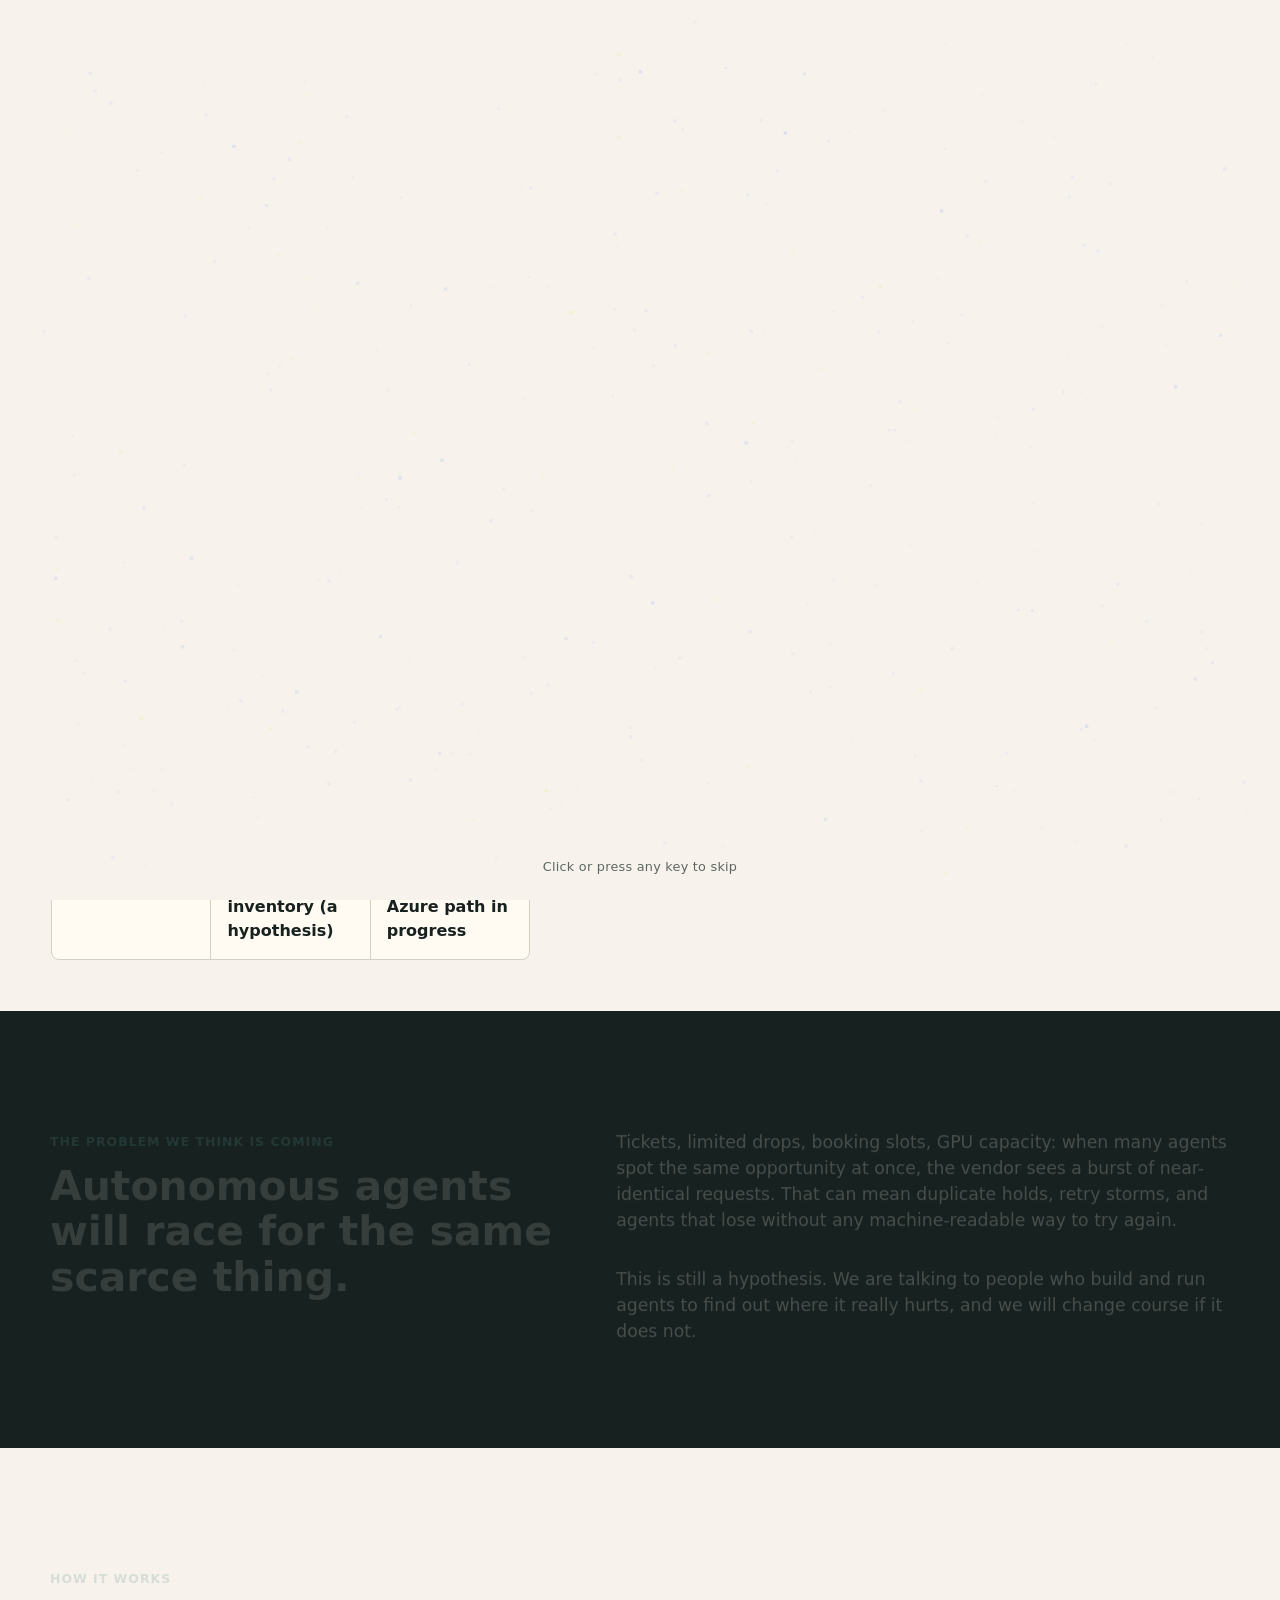
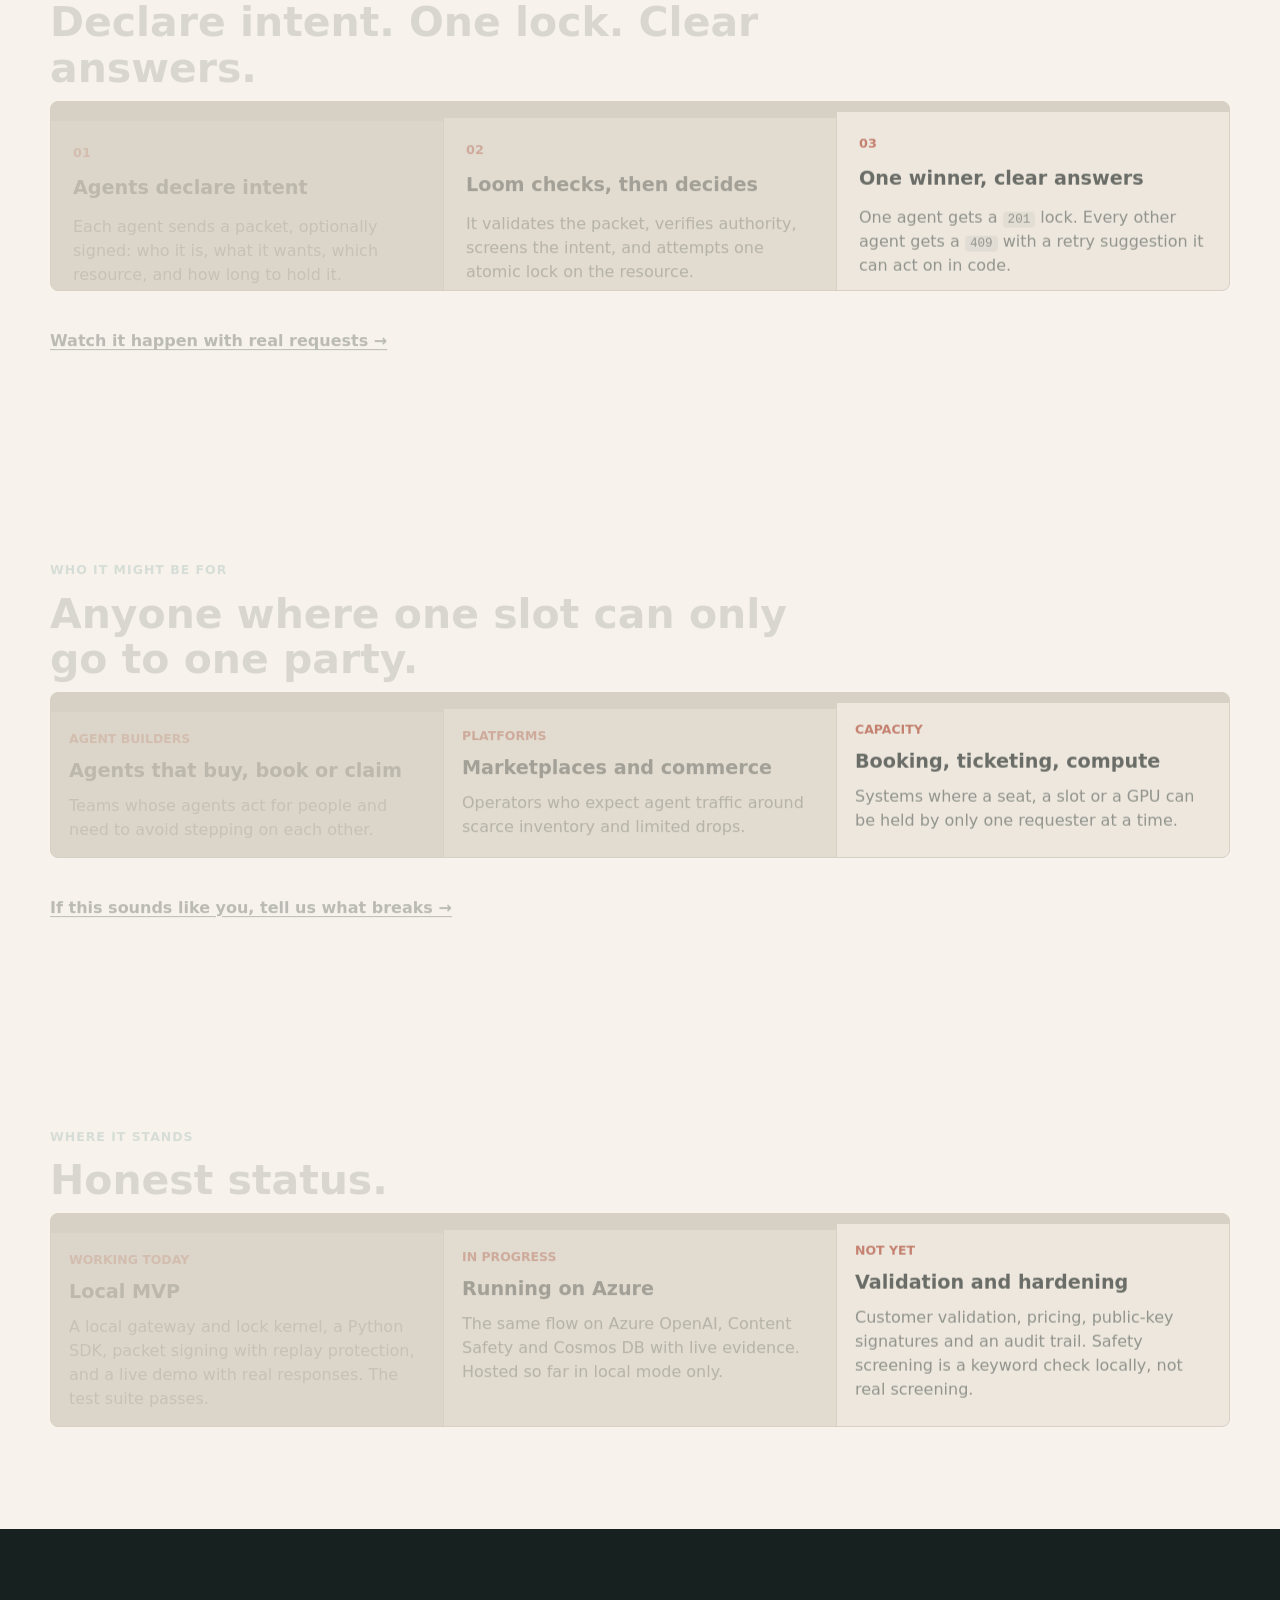
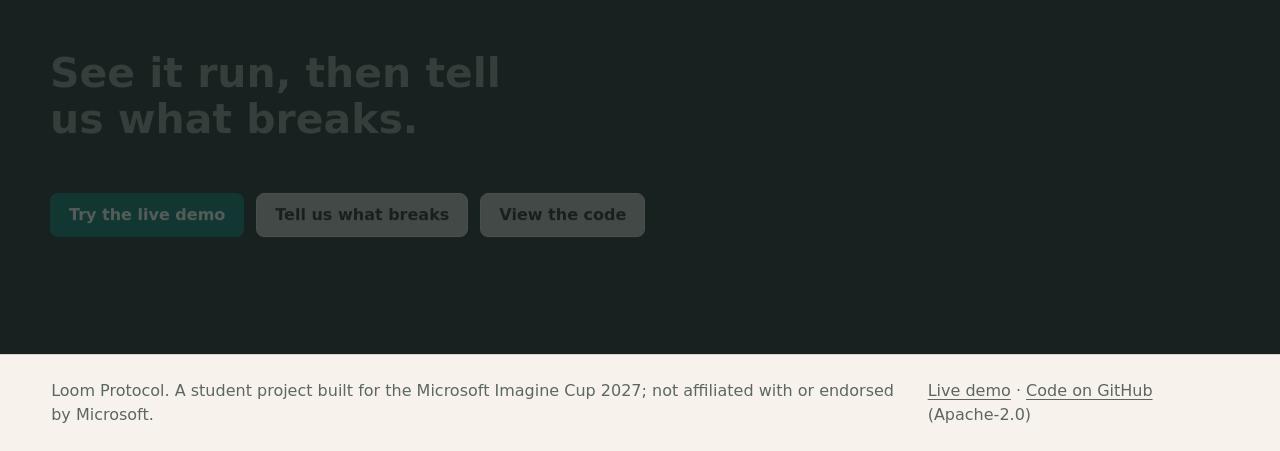
<file: index.html>
<!doctype html>
<html lang="en">
  <head>
    <meta charset="utf-8">
    <meta name="viewport" content="width=device-width, initial-scale=1">
    <meta http-equiv="refresh" content="0; url=website/">
    <title>Loom Protocol</title>
    <link rel="canonical" href="website/">
    <style>
      body {
        display: grid;
        min-height: 100vh;
        place-items: center;
        margin: 0;
        background: #f7f3ec;
        color: #17211f;
        font-family: Inter, ui-sans-serif, system-ui, -apple-system, BlinkMacSystemFont, "Segoe UI", sans-serif;
      }

      a {
        color: #0b766f;
        font-weight: 800;
      }
    </style>
  </head>
  <body>
    <p>Opening <a href="website/">Loom Protocol</a>...</p>
  </body>
</html>
</file>
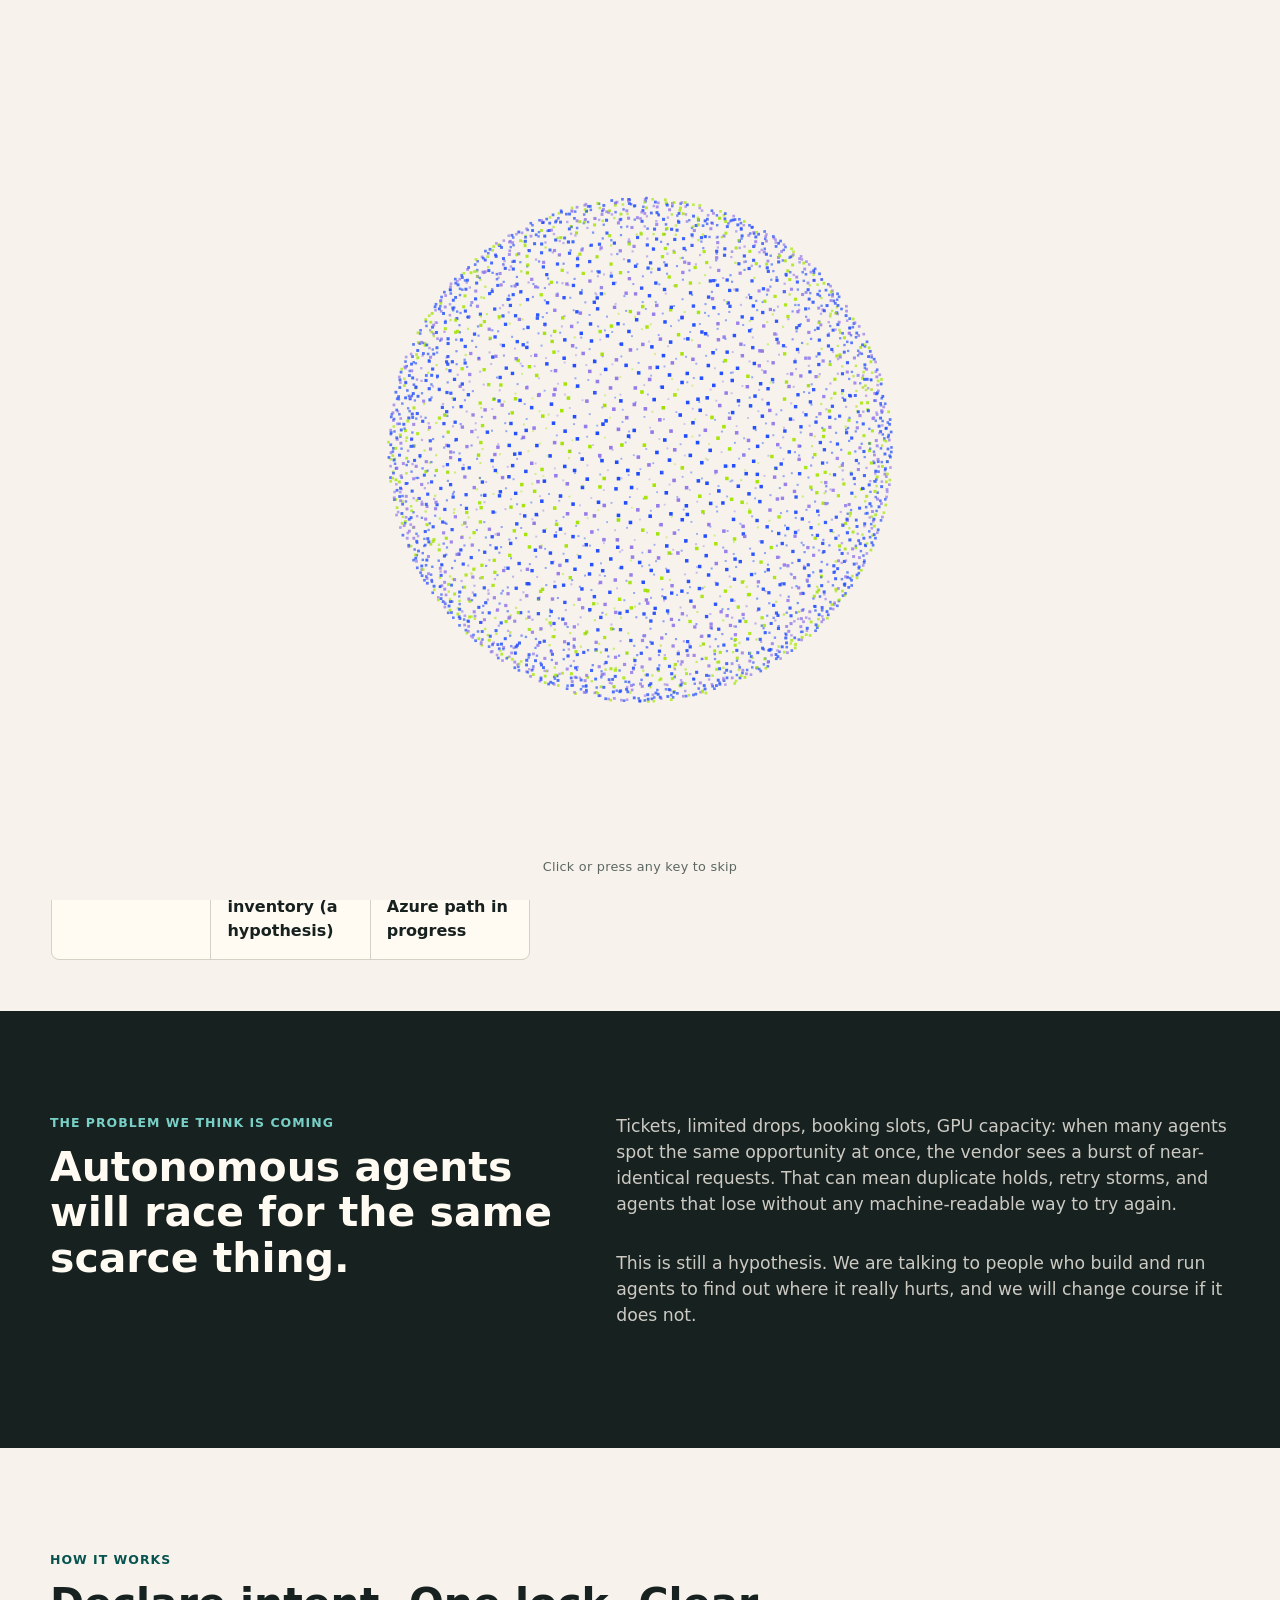
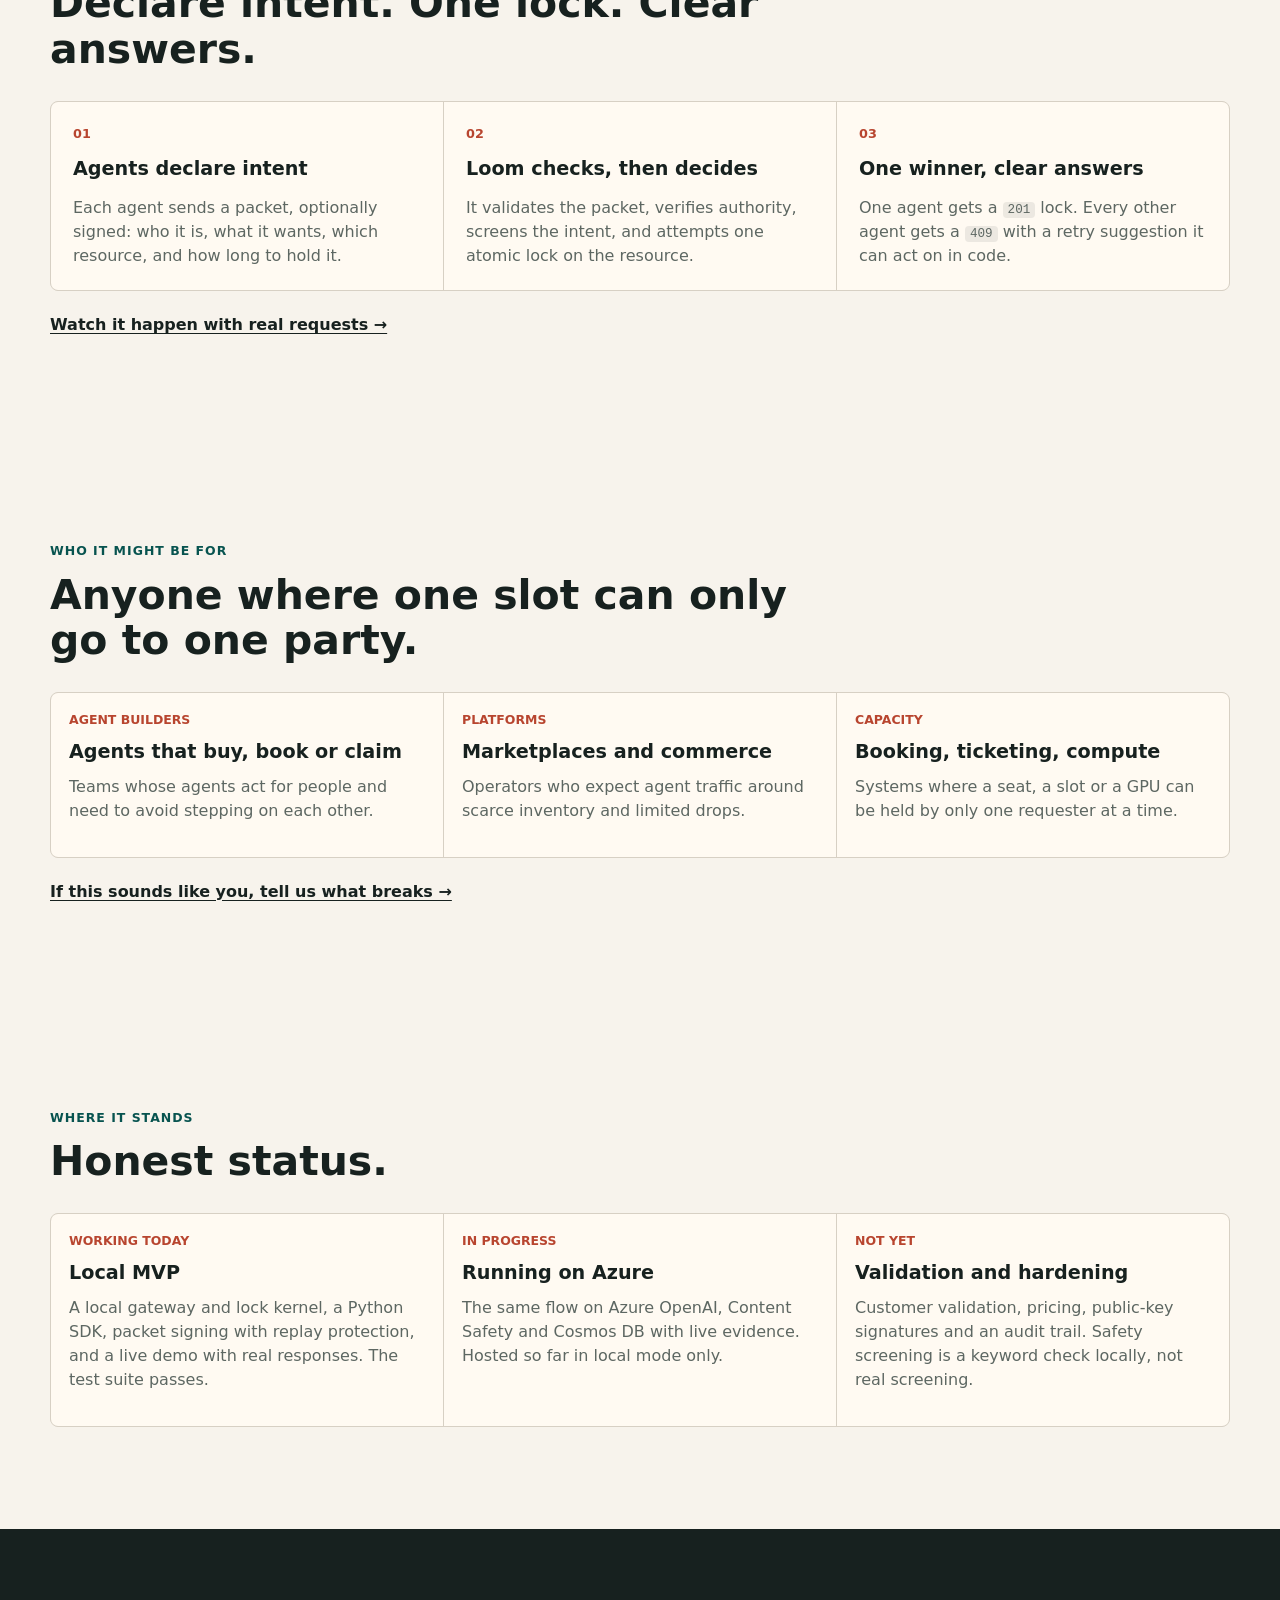
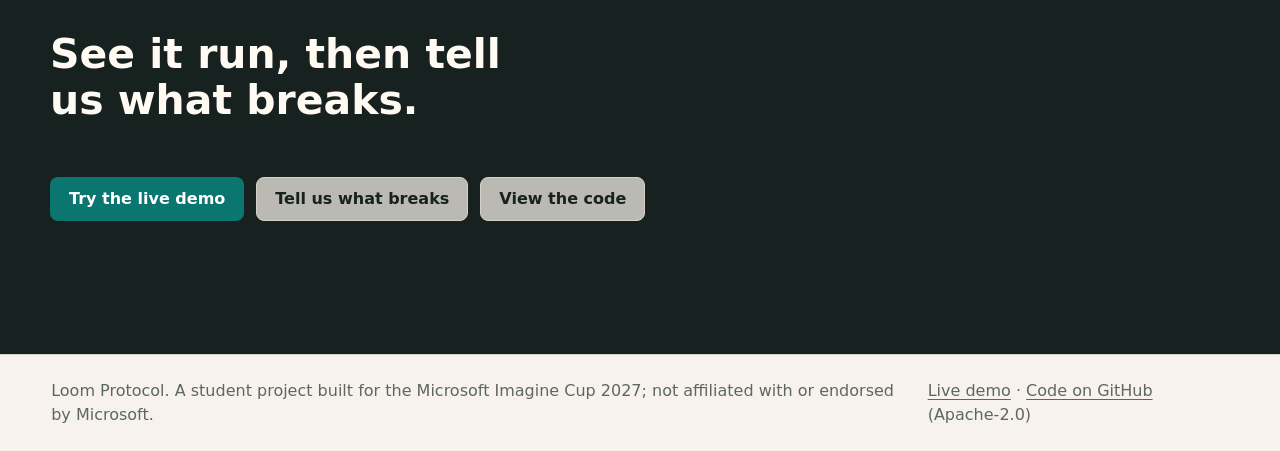
<file: website/index.html>
<!doctype html>
<html lang="en">
  <head>
    <meta charset="utf-8">
    <meta name="viewport" content="width=device-width, initial-scale=1">
    <title>Loom Protocol | Atomic reservations for AI agents</title>
    <meta
      name="description"
      content="When many AI agents want the same scarce thing, Loom decides who gets it: one atomic lock, structured retry guidance for everyone else."
    >
    <meta name="theme-color" content="#f7f3ec">
    <meta property="og:type" content="website">
    <meta property="og:site_name" content="Loom Protocol">
    <meta property="og:title" content="Loom Protocol | Atomic reservations for AI agents">
    <meta property="og:description" content="When many AI agents want the same scarce thing, Loom decides who gets it: one atomic lock, structured retry guidance for everyone else.">
    <meta property="og:image" content="https://raw.githubusercontent.com/naormeit/Loom-Protocol/main/website/assets/og-image.png">
    <meta property="og:image:alt" content="Loom Protocol: when many AI agents want the same thing, Loom decides who gets it.">
    <meta name="twitter:card" content="summary_large_image">
    <meta name="twitter:title" content="Loom Protocol | Atomic reservations for AI agents">
    <meta name="twitter:description" content="When many AI agents want the same scarce thing, Loom decides who gets it: one atomic lock, structured retry guidance for everyone else.">
    <meta name="twitter:image" content="https://raw.githubusercontent.com/naormeit/Loom-Protocol/main/website/assets/og-image.png">
    <link rel="icon" type="image/png" sizes="32x32" href="assets/favicon-32.png">
    <link rel="icon" type="image/png" sizes="192x192" href="assets/favicon-192.png">
    <link rel="apple-touch-icon" href="assets/apple-touch-icon.png">
    <link rel="stylesheet" href="styles.css">
  </head>
  <body id="top">
    <a class="skip-link" href="#main">Skip to content</a>
    <header class="topbar">
      <a class="brand" href="#top" aria-label="Loom Protocol home">
        <span class="brand-mark" aria-hidden="true">
          <img src="assets/loom-mark.png" alt="" width="56" height="56">
        </span>
        <span>Loom Protocol</span>
      </a>
      <nav aria-label="Main navigation">
        <a href="#problem">Problem</a>
        <a href="#how">How it works</a>
        <a href="#who">Who it's for</a>
        <a href="#status">Status</a>
        <a href="demo.html">Live demo</a>
      </nav>
    </header>

    <main id="main" tabindex="-1">
      <section class="hero landing-hero" aria-labelledby="hero-title">
        <div class="hero-copy">
          <p class="eyebrow" data-reveal>Microsoft Imagine Cup 2027 project</p>
          <h1 id="hero-title" data-reveal>When many AI agents want the same thing, Loom decides who gets it.</h1>
          <p class="lede" data-reveal>
            Loom is a pre-transaction coordination layer. Agents declare their intent first;
            Loom checks it, grants exactly one atomic lock, and tells every other agent how
            to retry. No duplicate holds, no retry storms.
          </p>
          <div class="hero-actions" aria-label="Primary actions" data-reveal>
            <a class="button primary" href="demo.html">Try the live demo</a>
            <a
              class="button secondary"
              href="https://github.com/naormeit/Loom-Protocol/issues/new?title=My%20agents%20hit%20this%20problem%3A%20&amp;body=%23%23%20What%20happened%0A%0A%23%23%20How%20do%20you%20handle%20it%20today%3F%0A%0A%23%23%20What%20does%20it%20cost%20you%3F%0A%0A%28Optional%29%20your%20role%20and%20what%20you%20build%3A%20"
              target="_blank"
              rel="noopener"
            >Tell us what breaks for you</a>
          </div>
          <dl class="signal-strip" aria-label="Current product signals" data-reveal>
            <div>
              <dt>Status</dt>
              <dd>Local MVP</dd>
            </div>
            <div>
              <dt>First use case</dt>
              <dd>Limited inventory (a hypothesis)</dd>
            </div>
            <div>
              <dt>Stack</dt>
              <dd>Python API; Azure path in progress</dd>
            </div>
          </dl>
        </div>

        <figure class="illustration" data-reveal>
          <svg viewBox="0 0 650 330" role="img" aria-labelledby="ill-title ill-desc">
            <title id="ill-title">Many agents send requests to Loom; one gets a lock and the rest are told to retry</title>
            <desc id="ill-desc">An illustration, not live data. Seven agents on the left send requests into Loom in the middle. On the right, one agent receives a 201 lock and six receive a 409 with retry guidance.</desc>
            <g class="ill-agents">
              <rect style="--i:0" x="30" y="24" width="26" height="26" rx="4" />
              <rect style="--i:1" x="30" y="64" width="26" height="26" rx="4" />
              <rect style="--i:2" x="30" y="104" width="26" height="26" rx="4" />
              <rect style="--i:3" x="30" y="144" width="26" height="26" rx="4" />
              <rect style="--i:4" x="30" y="184" width="26" height="26" rx="4" />
              <rect style="--i:5" x="30" y="224" width="26" height="26" rx="4" />
              <rect style="--i:6" x="30" y="264" width="26" height="26" rx="4" />
            </g>
            <g class="ill-flow">
              <path d="M60 37 C170 37 190 165 235 165" />
              <path d="M60 77 C170 77 190 165 235 165" />
              <path d="M60 117 C170 117 190 165 235 165" />
              <path d="M60 157 L235 165" />
              <path d="M60 197 L235 165" />
              <path d="M60 237 C170 237 190 165 235 165" />
              <path d="M60 277 C170 277 190 165 235 165" />
            </g>
            <rect class="ill-loom" x="235" y="115" width="90" height="100" rx="10" />
            <text class="ill-loom-text" x="280" y="160" text-anchor="middle">Loom</text>
            <text class="ill-loom-sub" x="280" y="180" text-anchor="middle">one atomic lock</text>
            <g class="ill-out">
              <path d="M325 165 C400 165 410 52 480 52" class="ill-out-win" />
              <path d="M325 165 C400 165 410 100 480 100" />
              <path d="M325 165 C400 165 410 140 480 140" />
              <path d="M325 165 L480 180" />
              <path d="M325 165 C400 165 410 222 480 222" />
              <path d="M325 165 C400 165 410 262 480 262" />
              <path d="M325 165 C400 165 410 300 480 300" />
            </g>
            <rect class="ill-win" x="480" y="39" width="26" height="26" rx="4" />
            <g class="ill-lose">
              <rect style="--i:0" x="480" y="87" width="26" height="26" rx="4" />
              <rect style="--i:1" x="480" y="127" width="26" height="26" rx="4" />
              <rect style="--i:2" x="480" y="167" width="26" height="26" rx="4" />
              <rect style="--i:3" x="480" y="209" width="26" height="26" rx="4" />
              <rect style="--i:4" x="480" y="249" width="26" height="26" rx="4" />
              <rect style="--i:5" x="480" y="287" width="26" height="26" rx="4" />
            </g>
            <text class="ill-label" x="514" y="56">201 lock</text>
            <text class="ill-label ill-label-lose" x="514" y="190">409 + retry guidance</text>
          </svg>
          <figcaption>Illustration, not live data. See real responses in the <a href="demo.html">live demo</a>.</figcaption>
        </figure>
      </section>

      <section class="problem-band" id="problem" aria-labelledby="problem-title">
        <div class="section-inner two-column">
          <div>
            <p class="eyebrow">The problem we think is coming</p>
            <h2 id="problem-title">Autonomous agents will race for the same scarce thing.</h2>
          </div>
          <div class="copy-stack">
            <p>
              Tickets, limited drops, booking slots, GPU capacity: when many agents spot the
              same opportunity at once, the vendor sees a burst of near-identical requests.
              That can mean duplicate holds, retry storms, and agents that lose without any
              machine-readable way to try again.
            </p>
            <p>
              This is still a hypothesis. We are talking to people who build and run agents
              to find out where it really hurts, and we will change course if it does not.
            </p>
          </div>
        </div>
      </section>

      <section class="section-inner" id="how" aria-labelledby="how-title">
        <div class="section-heading">
          <p class="eyebrow">How it works</p>
          <h2 id="how-title">Declare intent. One lock. Clear answers.</h2>
        </div>
        <ol class="steps">
          <li>
            <span>01</span>
            <strong>Agents declare intent</strong>
            <p>Each agent sends a packet, optionally signed: who it is, what it wants, which resource, and how long to hold it.</p>
          </li>
          <li>
            <span>02</span>
            <strong>Loom checks, then decides</strong>
            <p>It validates the packet, verifies authority, screens the intent, and attempts one atomic lock on the resource.</p>
          </li>
          <li>
            <span>03</span>
            <strong>One winner, clear answers</strong>
            <p>One agent gets a <code>201</code> lock. Every other agent gets a <code>409</code> with a retry suggestion it can act on in code.</p>
          </li>
        </ol>
        <p class="section-link"><a href="demo.html">Watch it happen with real requests &rarr;</a></p>
      </section>

      <section class="section-inner who" id="who" aria-labelledby="who-title">
        <div class="section-heading">
          <p class="eyebrow">Who it might be for</p>
          <h2 id="who-title">Anyone where one slot can only go to one party.</h2>
        </div>
        <div class="status-grid">
          <article>
            <span>Agent builders</span>
            <h3>Agents that buy, book or claim</h3>
            <p>Teams whose agents act for people and need to avoid stepping on each other.</p>
          </article>
          <article>
            <span>Platforms</span>
            <h3>Marketplaces and commerce</h3>
            <p>Operators who expect agent traffic around scarce inventory and limited drops.</p>
          </article>
          <article>
            <span>Capacity</span>
            <h3>Booking, ticketing, compute</h3>
            <p>Systems where a seat, a slot or a GPU can be held by only one requester at a time.</p>
          </article>
        </div>
        <p class="section-link">
          <a
            href="https://github.com/naormeit/Loom-Protocol/issues/new?title=My%20agents%20hit%20this%20problem%3A%20"
            target="_blank"
            rel="noopener"
          >If this sounds like you, tell us what breaks &rarr;</a>
        </p>
      </section>

      <section class="section-inner" id="status" aria-labelledby="status-title">
        <div class="section-heading">
          <p class="eyebrow">Where it stands</p>
          <h2 id="status-title">Honest status.</h2>
        </div>
        <div class="status-grid">
          <article>
            <span>Working today</span>
            <h3>Local MVP</h3>
            <p>A local gateway and lock kernel, a Python SDK, packet signing with replay protection, and a live demo with real responses. The test suite passes.</p>
          </article>
          <article>
            <span>In progress</span>
            <h3>Running on Azure</h3>
            <p>The same flow on Azure OpenAI, Content Safety and Cosmos DB with live evidence. Hosted so far in local mode only.</p>
          </article>
          <article>
            <span>Not yet</span>
            <h3>Validation and hardening</h3>
            <p>Customer validation, pricing, public-key signatures and an audit trail. Safety screening is a keyword check locally, not real screening.</p>
          </article>
        </div>
      </section>

      <section class="proof-band" aria-labelledby="cta-title">
        <div class="section-inner cta">
          <h2 id="cta-title">See it run, then tell us what breaks.</h2>
          <div class="hero-actions" aria-label="Next steps">
            <a class="button primary" href="demo.html">Try the live demo</a>
            <a
              class="button secondary"
              href="https://github.com/naormeit/Loom-Protocol/issues/new?title=My%20agents%20hit%20this%20problem%3A%20"
              target="_blank"
              rel="noopener"
            >Tell us what breaks</a>
            <a class="button secondary" href="https://github.com/naormeit/Loom-Protocol" target="_blank" rel="noopener">View the code</a>
          </div>
        </div>
      </section>
    </main>

    <footer class="footer">
      <span>Loom Protocol. A student project built for the Microsoft Imagine Cup 2027; not affiliated with or endorsed by Microsoft.</span>
      <span><a href="demo.html">Live demo</a> · <a href="https://github.com/naormeit/Loom-Protocol" target="_blank" rel="noopener">Code on GitHub</a> (Apache-2.0)</span>
    </footer>

    <script src="landing.js"></script>
    <script src="hero-intro.js"></script>
  </body>
</html>
</file>
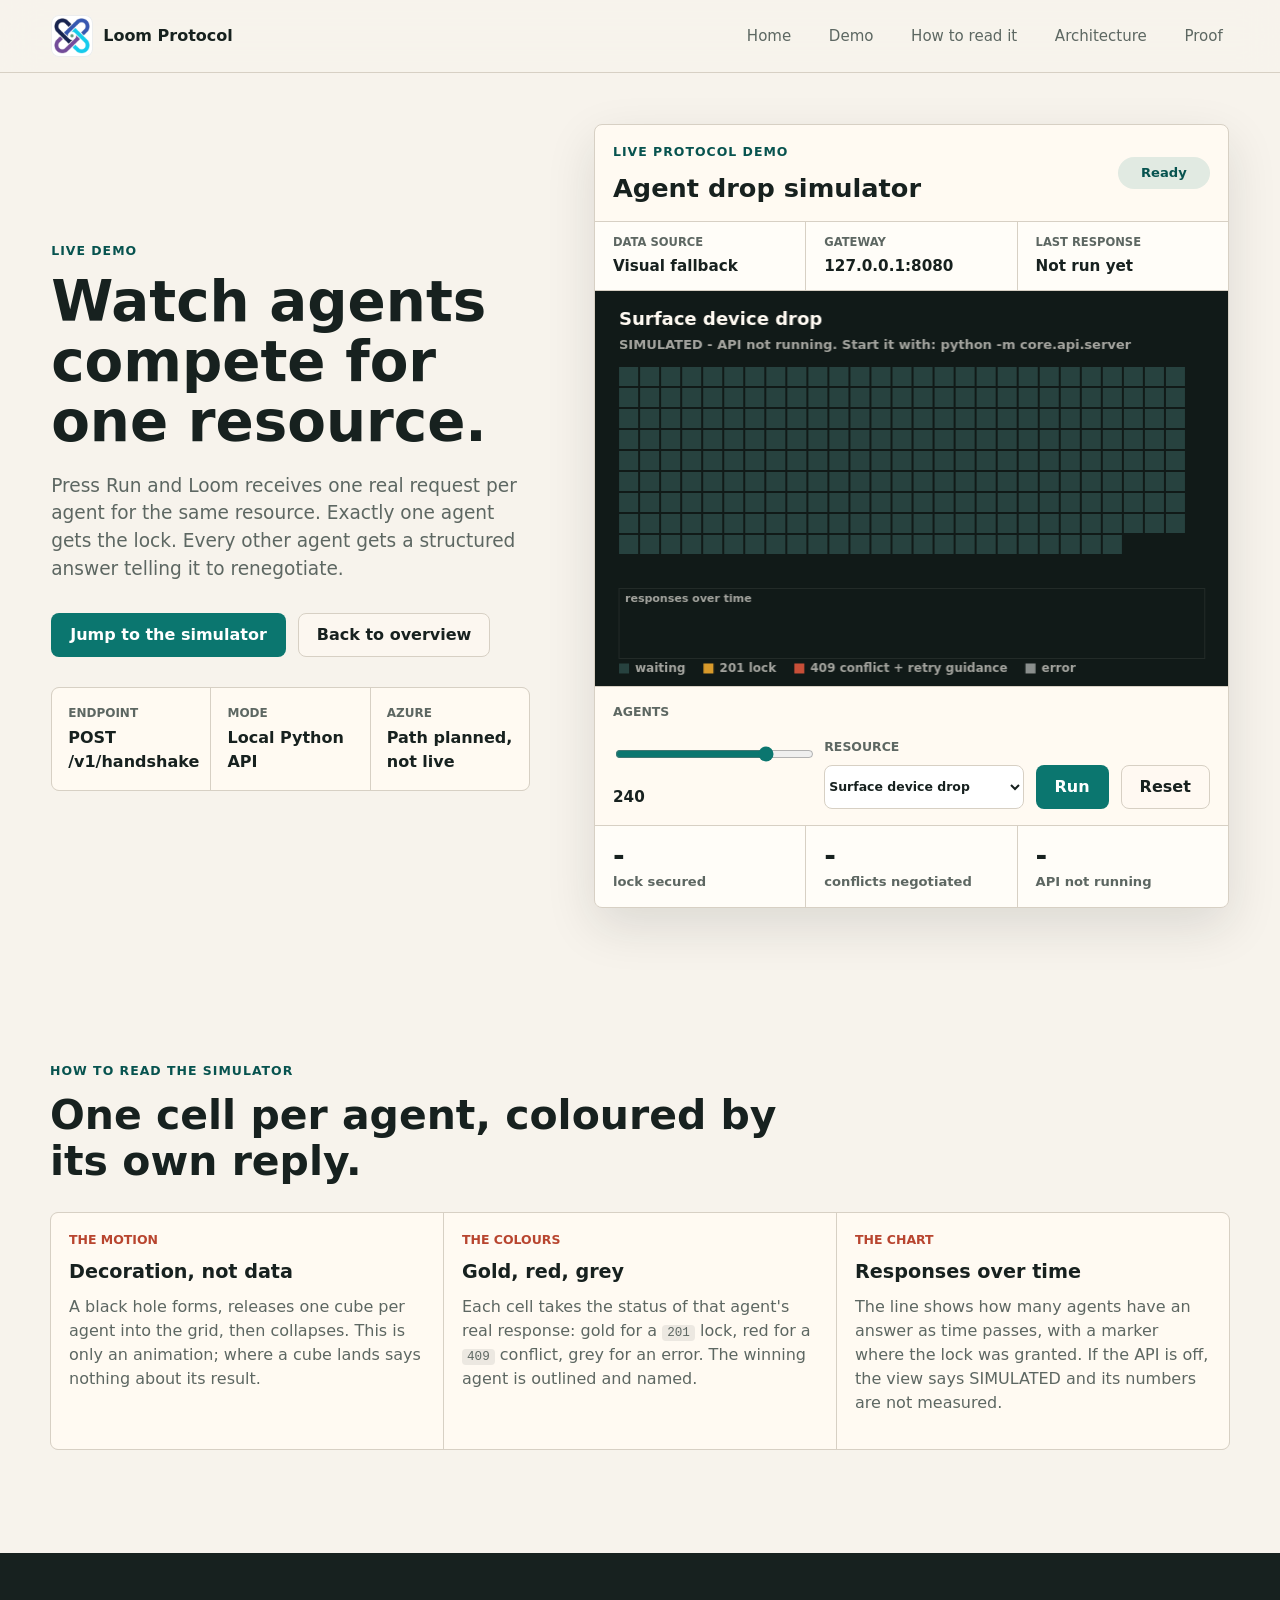
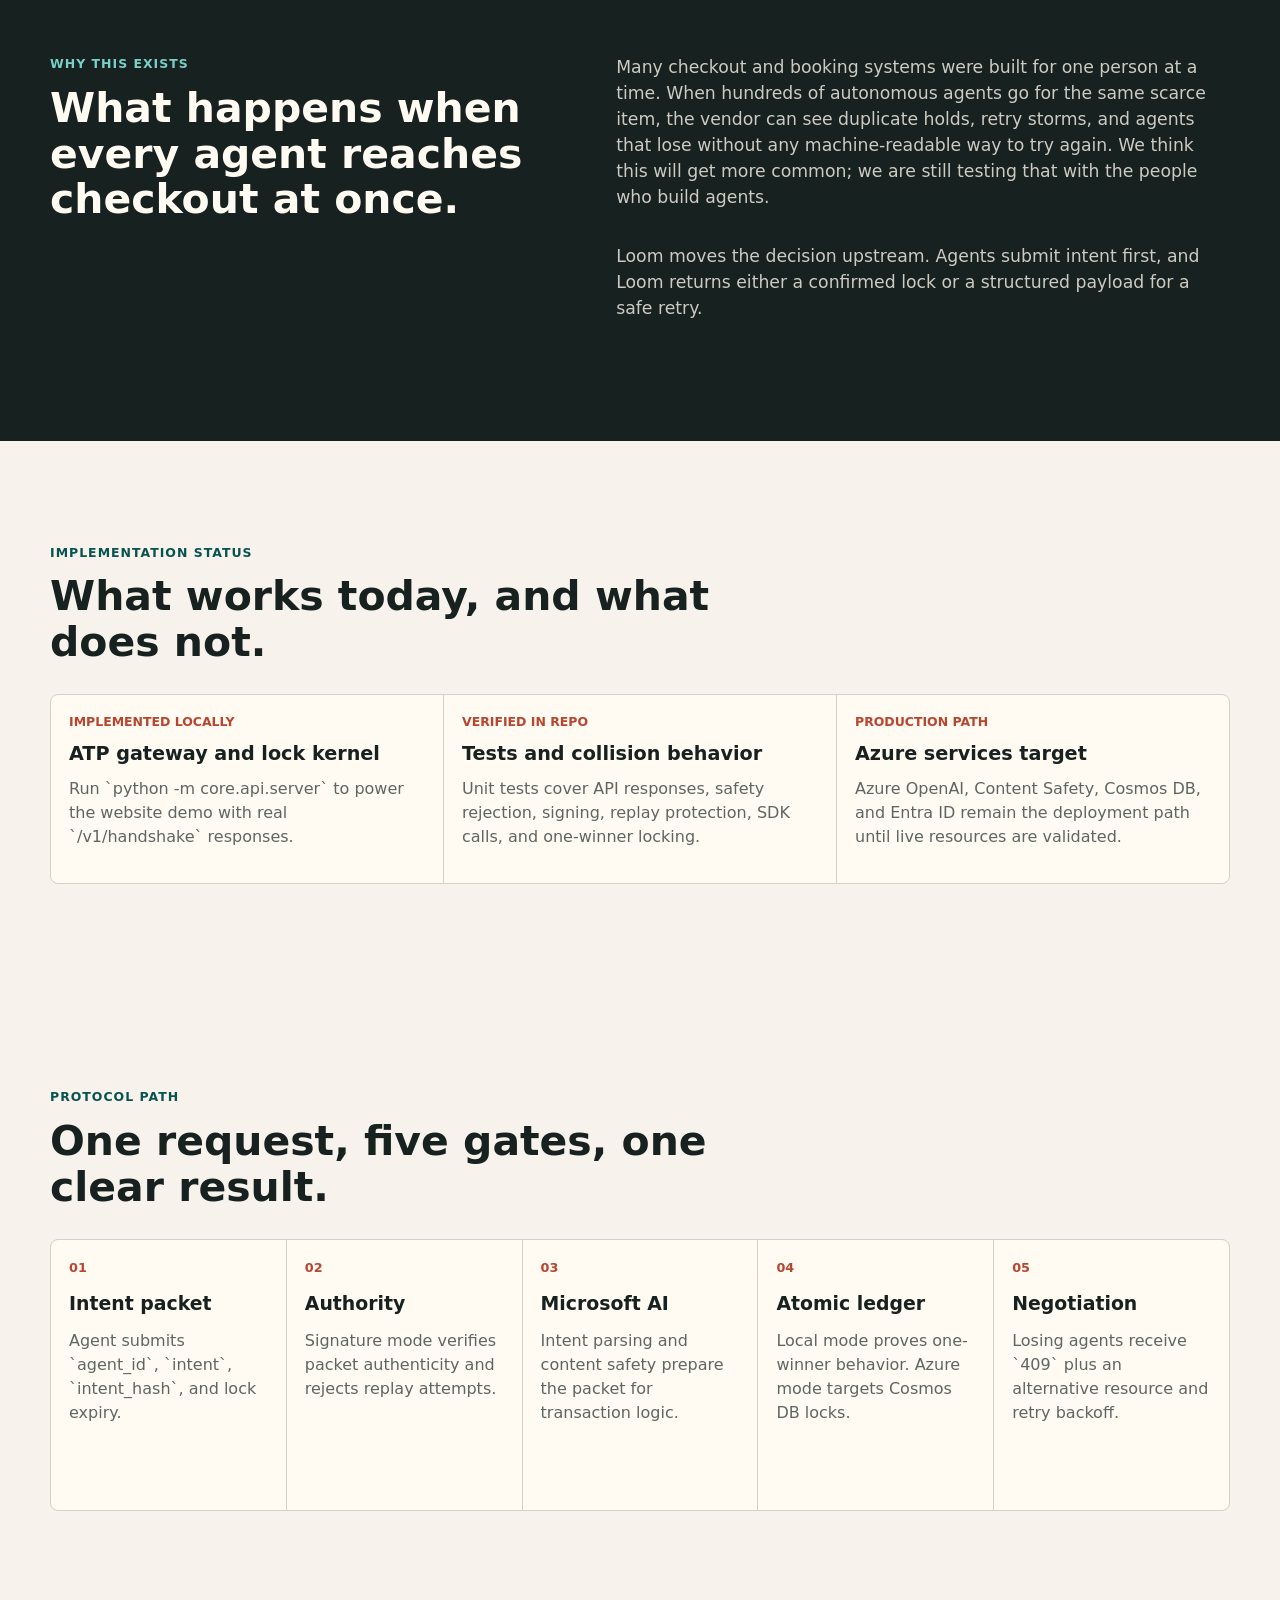
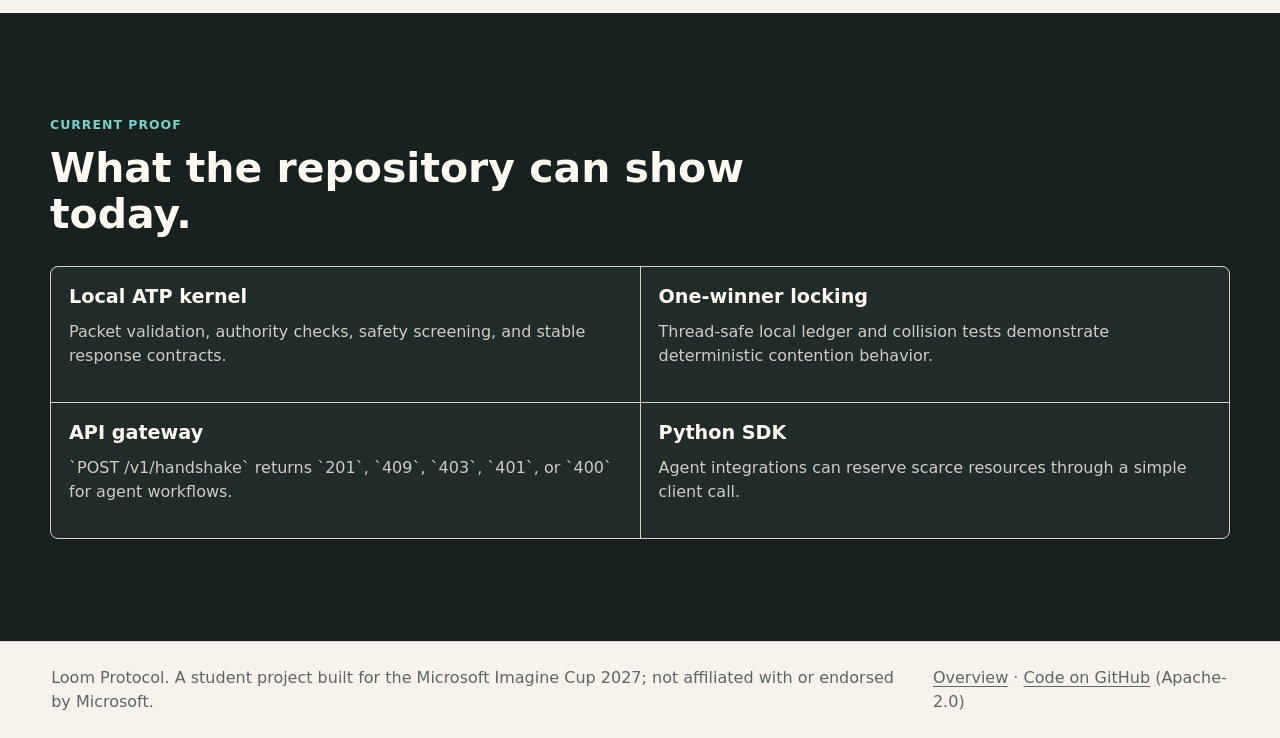
<file: website/demo.html>
<!doctype html>
<html lang="en">
  <head>
    <meta charset="utf-8">
    <meta name="viewport" content="width=device-width, initial-scale=1">
    <title>Live demo | Loom Protocol</title>
    <meta
      name="description"
      content="Run the Loom Protocol collision demo: many agents request one resource, exactly one gets the lock, the rest get structured retry guidance."
    >
    <meta name="theme-color" content="#f7f3ec">
    <meta property="og:type" content="website">
    <meta property="og:site_name" content="Loom Protocol">
    <meta property="og:title" content="Live demo | Loom Protocol">
    <meta property="og:description" content="Run the Loom Protocol collision demo: many agents request one resource, exactly one gets the lock, the rest get structured retry guidance.">
    <meta property="og:image" content="https://raw.githubusercontent.com/naormeit/Loom-Protocol/main/website/assets/og-image.png">
    <meta property="og:image:alt" content="Loom Protocol: when many AI agents want the same thing, Loom decides who gets it.">
    <meta name="twitter:card" content="summary_large_image">
    <meta name="twitter:title" content="Live demo | Loom Protocol">
    <meta name="twitter:description" content="Run the Loom Protocol collision demo: many agents request one resource, exactly one gets the lock, the rest get structured retry guidance.">
    <meta name="twitter:image" content="https://raw.githubusercontent.com/naormeit/Loom-Protocol/main/website/assets/og-image.png">
    <link rel="icon" type="image/png" sizes="32x32" href="assets/favicon-32.png">
    <link rel="icon" type="image/png" sizes="192x192" href="assets/favicon-192.png">
    <link rel="apple-touch-icon" href="assets/apple-touch-icon.png">
    <link rel="stylesheet" href="styles.css">
  </head>
  <body id="top">
    <a class="skip-link" href="#main">Skip to content</a>
    <header class="topbar">
      <a class="brand" href="index.html" aria-label="Loom Protocol home">
        <span class="brand-mark" aria-hidden="true">
          <img src="assets/loom-mark.png" alt="" width="56" height="56">
        </span>
        <span>Loom Protocol</span>
      </a>
      <nav aria-label="Main navigation">
        <a href="index.html">Home</a>
        <a href="#demo">Demo</a>
        <a href="#reading">How to read it</a>
        <a href="#architecture">Architecture</a>
        <a href="#proof">Proof</a>
      </nav>
    </header>

    <main id="main" tabindex="-1">
      <section class="hero" aria-labelledby="hero-title">
        <div class="hero-copy">
          <p class="eyebrow">Live demo</p>
          <h1 id="hero-title">Watch agents compete for one resource.</h1>
          <p class="lede">
            Press Run and Loom receives one real request per agent for the same resource.
            Exactly one agent gets the lock. Every other agent gets a structured answer
            telling it to renegotiate.
          </p>
          <div class="hero-actions" aria-label="Primary actions">
            <a class="button primary" href="#demo">Jump to the simulator</a>
            <a class="button secondary" href="index.html">Back to overview</a>
          </div>
          <dl class="signal-strip" aria-label="Current product signals">
            <div>
              <dt>Endpoint</dt>
              <dd>POST /v1/handshake</dd>
            </div>
            <div>
              <dt>Mode</dt>
              <dd>Local Python API</dd>
            </div>
            <div>
              <dt>Azure</dt>
              <dd>Path planned, not live</dd>
            </div>
          </dl>
        </div>

        <section class="sim-panel" id="demo" aria-labelledby="demo-title">
          <div class="panel-head">
            <div>
              <p class="eyebrow">Live protocol demo</p>
              <h2 id="demo-title">Agent drop simulator</h2>
            </div>
            <span class="status-pill" id="runStatus">Ready</span>
          </div>

          <div class="api-proof" aria-label="Backend connection status">
            <div>
              <span class="proof-label">Data source</span>
              <strong id="apiMode">Checking API</strong>
            </div>
            <div>
              <span class="proof-label">Gateway</span>
              <strong id="apiEndpoint">127.0.0.1:8080</strong>
            </div>
            <div>
              <span class="proof-label">Last response</span>
              <strong id="lastResponse">Not run yet</strong>
            </div>
          </div>

          <div class="sr-only" id="runAnnounce" aria-live="polite" aria-atomic="true"></div>

          <canvas id="agentCanvas" width="920" height="520" aria-label="Live grid of agent requests resolving against one locked resource, one cell per agent"></canvas>

          <form class="controls" aria-label="Simulation controls">
            <label>
              Agents
              <input id="agentCount" type="range" min="20" max="300" step="20" value="240">
              <output id="agentOutput" for="agentCount">240</output>
            </label>
            <label>
              Resource
              <select id="resourceId">
                <option value="DROP-SURFACE-001">Surface device drop</option>
                <option value="DROP-TICKET-042">Concert ticket block</option>
                <option value="DROP-GPU-009">GPU inventory release</option>
              </select>
            </label>
            <button class="button primary" id="runSimulation" type="button">Run</button>
            <button class="button secondary" id="resetSimulation" type="button">Reset</button>
          </form>

          <div class="metrics" aria-label="Simulation metrics">
            <div>
              <span class="metric-value" id="locksSecured">1</span>
              <span class="metric-label">lock secured</span>
            </div>
            <div>
              <span class="metric-value" id="conflicts">239</span>
              <span class="metric-label">conflicts negotiated</span>
            </div>
            <div>
              <span class="metric-value" id="latency">86ms</span>
              <span class="metric-label" id="latencyLabel">resolution</span>
            </div>
          </div>
        </section>
      </section>

      <section class="section-inner" id="reading" aria-labelledby="reading-title">
        <div class="section-heading">
          <p class="eyebrow">How to read the simulator</p>
          <h2 id="reading-title">One cell per agent, coloured by its own reply.</h2>
        </div>
        <div class="status-grid">
          <article>
            <span>The motion</span>
            <h3>Decoration, not data</h3>
            <p>A black hole forms, releases one cube per agent into the grid, then collapses. This is only an animation; where a cube lands says nothing about its result.</p>
          </article>
          <article>
            <span>The colours</span>
            <h3>Gold, red, grey</h3>
            <p>Each cell takes the status of that agent's real response: gold for a <code>201</code> lock, red for a <code>409</code> conflict, grey for an error. The winning agent is outlined and named.</p>
          </article>
          <article>
            <span>The chart</span>
            <h3>Responses over time</h3>
            <p>The line shows how many agents have an answer as time passes, with a marker where the lock was granted. If the API is off, the view says SIMULATED and its numbers are not measured.</p>
          </article>
        </div>
      </section>

      <section class="problem-band" aria-labelledby="problem-title">
        <div class="section-inner two-column">
          <div>
            <p class="eyebrow">Why this exists</p>
            <h2 id="problem-title">What happens when every agent reaches checkout at once.</h2>
          </div>
          <div class="copy-stack">
            <p>
              Many checkout and booking systems were built for one person at a time. When
              hundreds of autonomous agents go for the same scarce item, the vendor can see
              duplicate holds, retry storms, and agents that lose without any
              machine-readable way to try again. We think this will get more common; we are
              still testing that with the people who build agents.
            </p>
            <p>
              Loom moves the decision upstream. Agents submit intent first, and Loom returns
              either a confirmed lock or a structured payload for a safe retry.
            </p>
          </div>
        </div>
      </section>

      <section class="section-inner" aria-labelledby="status-title">
        <div class="section-heading">
          <p class="eyebrow">Implementation status</p>
          <h2 id="status-title">What works today, and what does not.</h2>
        </div>
        <div class="status-grid">
          <article>
            <span>Implemented locally</span>
            <h3>ATP gateway and lock kernel</h3>
            <p>Run `python -m core.api.server` to power the website demo with real `/v1/handshake` responses.</p>
          </article>
          <article>
            <span>Verified in repo</span>
            <h3>Tests and collision behavior</h3>
            <p>Unit tests cover API responses, safety rejection, signing, replay protection, SDK calls, and one-winner locking.</p>
          </article>
          <article>
            <span>Production path</span>
            <h3>Azure services target</h3>
            <p>Azure OpenAI, Content Safety, Cosmos DB, and Entra ID remain the deployment path until live resources are validated.</p>
          </article>
        </div>
      </section>

      <section class="section-inner" id="architecture" aria-labelledby="architecture-title">
        <div class="section-heading">
          <p class="eyebrow">Protocol path</p>
          <h2 id="architecture-title">One request, five gates, one clear result.</h2>
        </div>
        <ol class="flow-list">
          <li>
            <span>01</span>
            <strong>Intent packet</strong>
            <p>Agent submits `agent_id`, `intent`, `intent_hash`, and lock expiry.</p>
          </li>
          <li>
            <span>02</span>
            <strong>Authority</strong>
            <p>Signature mode verifies packet authenticity and rejects replay attempts.</p>
          </li>
          <li>
            <span>03</span>
            <strong>Microsoft AI</strong>
            <p>Intent parsing and content safety prepare the packet for transaction logic.</p>
          </li>
          <li>
            <span>04</span>
            <strong>Atomic ledger</strong>
            <p>Local mode proves one-winner behavior. Azure mode targets Cosmos DB locks.</p>
          </li>
          <li>
            <span>05</span>
            <strong>Negotiation</strong>
            <p>Losing agents receive `409` plus an alternative resource and retry backoff.</p>
          </li>
        </ol>
      </section>

      <section class="proof-band" id="proof" aria-labelledby="proof-title">
        <div class="section-inner">
          <div class="section-heading">
            <p class="eyebrow">Current proof</p>
            <h2 id="proof-title">What the repository can show today.</h2>
          </div>
          <div class="proof-grid">
            <article>
              <h3>Local ATP kernel</h3>
              <p>Packet validation, authority checks, safety screening, and stable response contracts.</p>
            </article>
            <article>
              <h3>One-winner locking</h3>
              <p>Thread-safe local ledger and collision tests demonstrate deterministic contention behavior.</p>
            </article>
            <article>
              <h3>API gateway</h3>
              <p>`POST /v1/handshake` returns `201`, `409`, `403`, `401`, or `400` for agent workflows.</p>
            </article>
            <article>
              <h3>Python SDK</h3>
              <p>Agent integrations can reserve scarce resources through a simple client call.</p>
            </article>
          </div>
        </div>
      </section>
    </main>

    <footer class="footer">
      <span>Loom Protocol. A student project built for the Microsoft Imagine Cup 2027; not affiliated with or endorsed by Microsoft.</span>
      <span><a href="index.html">Overview</a> · <a href="https://github.com/naormeit/Loom-Protocol" target="_blank" rel="noopener">Code on GitHub</a> (Apache-2.0)</span>
    </footer>

    <script src="config.js"></script>
    <script src="app.js"></script>
  </body>
</html>
</file>
<file: website/styles.css>
:root {
  --paper: #f7f3ec;
  --ink: #17211f;
  --muted: #5d6762;
  --line: #d7d0c4;
  --surface: #fffaf2;
  --teal: #0b766f;
  --teal-dark: #07534f;
  --amber: #d89a2b;
  --coral: #c84f38;
  --coral-text: #b8452f;
  --plum: #51466f;
  --shadow: 0 18px 50px rgba(23, 33, 31, 0.12);
}

* {
  box-sizing: border-box;
}

html {
  scroll-behavior: smooth;
  scroll-padding-top: 88px;
}

body {
  margin: 0;
  background: var(--paper);
  color: var(--ink);
  font-family: system-ui, -apple-system, "Segoe UI", Roboto, "Helvetica Neue", Arial, sans-serif;
  line-height: 1.5;
}

a {
  color: inherit;
  text-decoration: none;
}

.topbar {
  position: sticky;
  top: 0;
  z-index: 20;
  display: flex;
  align-items: center;
  justify-content: space-between;
  gap: 24px;
  padding: 14px clamp(18px, 4vw, 56px);
  background: rgba(247, 243, 236, 0.92);
  border-bottom: 1px solid var(--line);
  backdrop-filter: blur(18px);
}

.brand {
  display: inline-flex;
  min-height: 44px;
  align-items: center;
  gap: 10px;
  font-weight: 700;
}

.brand-mark {
  display: block;
  width: 42px;
  height: 42px;
  overflow: hidden;
  border-radius: 8px;
  background: #ffffff;
  box-shadow: inset 0 0 0 1px rgba(23, 33, 31, 0.08);
}

.brand-mark img {
  display: block;
  width: 100%;
  height: 100%;
  object-fit: contain;
}

nav {
  display: flex;
  flex-wrap: wrap;
  align-items: center;
  gap: clamp(12px, 2vw, 28px);
  color: var(--muted);
  font-size: 0.94rem;
}

nav a {
  display: inline-flex;
  align-items: center;
  min-height: 44px;
  padding: 0 6px;
  white-space: nowrap;
}

nav a:hover,
nav a:focus-visible {
  color: var(--ink);
}

.hero {
  display: grid;
  min-height: calc(92vh - 64px);
  grid-template-columns: minmax(0, 0.86fr) minmax(360px, 1.14fr);
  gap: clamp(28px, 5vw, 70px);
  align-items: center;
  padding: clamp(24px, 4vw, 52px) clamp(18px, 4vw, 56px);
}

.hero-copy {
  max-width: 680px;
}

.eyebrow {
  margin: 0 0 12px;
  color: var(--teal-dark);
  font-size: 0.78rem;
  font-weight: 700;
  letter-spacing: 0.08em;
  text-transform: uppercase;
}

h1,
h2,
h3,
p {
  margin-top: 0;
}

h1 {
  margin-bottom: 20px;
  font-size: clamp(2.3rem, 4.4vw, 4rem);
  line-height: 1.06;
  letter-spacing: 0;
}

h2 {
  margin-bottom: 16px;
  font-size: clamp(1.75rem, 3.2vw, 3rem);
  line-height: 1.12;
  letter-spacing: 0;
}

h3 {
  margin-bottom: 10px;
  font-size: 1.2rem;
  line-height: 1.3;
}

.lede {
  max-width: 58ch;
  color: var(--muted);
  font-size: clamp(1.05rem, 1.45vw, 1.24rem);
}

.hero-actions {
  display: flex;
  flex-wrap: wrap;
  gap: 12px;
  margin: 30px 0;
}

.button {
  display: inline-flex;
  min-height: 44px;
  align-items: center;
  justify-content: center;
  border: 1px solid transparent;
  border-radius: 8px;
  font: inherit;
  font-weight: 700;
  cursor: pointer;
}

.button {
  padding: 0 18px;
}

.button.primary {
  background: var(--teal);
  color: #ffffff;
}

.button.primary:hover,
.button.primary:focus-visible {
  background: var(--teal-dark);
}

.button.secondary {
  border-color: var(--line);
  background: rgba(255, 250, 242, 0.7);
  color: var(--ink);
}

.signal-strip {
  display: grid;
  grid-template-columns: repeat(3, minmax(0, 1fr));
  gap: 1px;
  max-width: 680px;
  margin: 0;
  overflow: hidden;
  border: 1px solid var(--line);
  border-radius: 8px;
  background: var(--line);
}

.signal-strip div {
  padding: 16px;
  background: var(--surface);
}

dt {
  color: var(--muted);
  font-size: 0.75rem;
  font-weight: 700;
  text-transform: uppercase;
}

dd {
  margin: 4px 0 0;
  font-weight: 700;
}

.sim-panel {
  overflow: hidden;
  border: 1px solid var(--line);
  border-radius: 8px;
  background: var(--surface);
  box-shadow: var(--shadow);
}

.panel-head {
  display: flex;
  align-items: center;
  justify-content: space-between;
  gap: 18px;
  padding: 18px;
  border-bottom: 1px solid var(--line);
}

.panel-head h2 {
  margin: 0;
  font-size: clamp(1.35rem, 2vw, 2rem);
}

.api-proof {
  display: grid;
  grid-template-columns: repeat(3, minmax(0, 1fr));
  gap: 1px;
  background: var(--line);
  border-bottom: 1px solid var(--line);
}

.api-proof div {
  display: grid;
  gap: 4px;
  padding: 12px 18px;
  background: #fffdf8;
}

.proof-label {
  color: var(--muted);
  font-size: 0.72rem;
  font-weight: 700;
  text-transform: uppercase;
}

.api-proof strong {
  font-size: 0.95rem;
}

.status-pill {
  min-width: 92px;
  border-radius: 999px;
  background: rgba(11, 118, 111, 0.12);
  color: var(--teal-dark);
  padding: 6px 12px;
  text-align: center;
  font-size: 0.82rem;
  font-weight: 700;
}

canvas {
  display: block;
  width: 100%;
  aspect-ratio: 16 / 10;
  background: #111a18;
}

.controls {
  display: grid;
  grid-template-columns: minmax(180px, 1fr) minmax(190px, 1fr) auto auto;
  gap: 12px;
  align-items: end;
  padding: 16px 18px;
  border-top: 1px solid var(--line);
}

label {
  display: grid;
  gap: 8px;
  color: var(--muted);
  font-size: 0.78rem;
  font-weight: 700;
  text-transform: uppercase;
}

input,
select {
  width: 100%;
  min-height: 44px;
  border: 1px solid var(--line);
  border-radius: 8px;
  background: #ffffff;
  color: var(--ink);
  font: inherit;
}

input[type="range"] {
  accent-color: var(--teal);
}

output {
  color: var(--ink);
  font-size: 0.95rem;
}

.metrics {
  display: grid;
  grid-template-columns: repeat(3, minmax(0, 1fr));
  gap: 1px;
  background: var(--line);
  border-top: 1px solid var(--line);
}

.metrics div {
  display: grid;
  gap: 2px;
  padding: 16px 18px;
  background: #fffdf8;
}

.metric-value {
  font-size: clamp(1.5rem, 2.2vw, 2.2rem);
  font-weight: 700;
  line-height: 1;
}

.metric-label {
  color: var(--muted);
  font-size: 0.82rem;
  font-weight: 700;
}

.section-inner {
  width: min(1180px, calc(100% - 36px));
  margin: 0 auto;
  padding: clamp(58px, 8vw, 110px) 0;
}

.problem-band,
.proof-band {
  background: var(--ink);
  color: var(--surface);
}

.problem-band .eyebrow,
.proof-band .eyebrow {
  color: #78d0c7;
}

.problem-band p,
.proof-band p {
  color: rgba(255, 250, 242, 0.78);
}

.two-column,
.split-proof {
  display: grid;
  grid-template-columns: minmax(0, 0.9fr) minmax(320px, 1.1fr);
  gap: clamp(28px, 5vw, 70px);
}

.copy-stack {
  display: grid;
  gap: 16px;
  font-size: 1.08rem;
}

.section-heading {
  max-width: 760px;
  margin-bottom: 28px;
}

.flow-list {
  display: grid;
  grid-template-columns: repeat(5, minmax(160px, 1fr));
  gap: 1px;
  margin: 0;
  padding: 0;
  overflow: hidden;
  border: 1px solid var(--line);
  border-radius: 8px;
  background: var(--line);
  list-style: none;
}

.flow-list li {
  display: grid;
  align-content: start;
  min-height: 270px;
  gap: 12px;
  padding: 18px;
  background: var(--surface);
}

.flow-list span {
  color: var(--coral-text);
  font-size: 0.8rem;
  font-weight: 700;
}

.flow-list strong {
  font-size: 1.18rem;
}

.flow-list p,
.split-proof p {
  color: var(--muted);
}

.score-grid,
.proof-grid,
.status-grid {
  display: grid;
  grid-template-columns: repeat(2, minmax(0, 1fr));
  gap: 1px;
  overflow: hidden;
  border: 1px solid var(--line);
  border-radius: 8px;
  background: var(--line);
}

.score-grid div,
.status-grid article,
.proof-grid article {
  min-height: 132px;
  padding: 18px;
  background: var(--surface);
}

.status-grid {
  grid-template-columns: repeat(3, minmax(0, 1fr));
}

.status-grid span {
  display: block;
  margin-bottom: 10px;
  color: var(--coral-text);
  font-size: 0.78rem;
  font-weight: 700;
  text-transform: uppercase;
}

.status-grid p {
  color: var(--muted);
}

.score-grid strong,
.score-grid span {
  display: block;
}

.score-grid span {
  margin-top: 8px;
  color: var(--muted);
}

.proof-grid article {
  background: #202c29;
}

.proof-grid h3 {
  color: var(--surface);
}

.footer {
  display: flex;
  justify-content: space-between;
  gap: 18px;
  padding: 24px clamp(18px, 4vw, 56px);
  border-top: 1px solid var(--line);
  color: var(--muted);
}

@media (max-width: 980px) {
  .hero,
  .two-column,
  .split-proof {
    grid-template-columns: 1fr;
  }

  .hero {
    min-height: auto;
  }

  .flow-list {
    grid-template-columns: repeat(2, minmax(0, 1fr));
  }

  .controls {
    grid-template-columns: 1fr 1fr;
  }
}

@media (max-width: 680px) {
  .topbar {
    position: static;
    align-items: flex-start;
    flex-direction: column;
  }

  nav {
    width: 100%;
  }

  h1 {
    font-size: 2.3rem;
  }

  .signal-strip,
  .api-proof,
  .metrics,
  .flow-list,
  .score-grid,
  .status-grid,
  .proof-grid {
    grid-template-columns: 1fr;
  }

  .controls {
    grid-template-columns: 1fr;
  }

  .footer {
    flex-direction: column;
  }
}

/* Landing-page intro (see hero-intro.js). Decorative only. */
.intro-overlay {
  position: fixed;
  inset: 0;
  z-index: 1000;
  background: var(--paper);
  cursor: pointer;
}

.intro-overlay canvas {
  display: block;
  width: 100%;
  height: 100%;
}

.intro-skip {
  position: absolute;
  left: 50%;
  bottom: 24px;
  transform: translateX(-50%);
  color: var(--muted);
  font-size: 0.8rem;
  letter-spacing: 0.02em;
}

@media (prefers-reduced-motion: reduce) {
  .intro-overlay {
    display: none;
  }

  html {
    scroll-behavior: auto;
  }
}

/* Landing page (index.html). The simulator lives in demo.html. */
.landing-hero {
  min-height: calc(88vh - 64px);
}

.illustration {
  margin: 0;
  padding: clamp(14px, 2.2vw, 26px);
  border: 1px solid var(--line);
  border-radius: 8px;
  background: var(--surface);
  box-shadow: var(--shadow);
}

.illustration svg {
  display: block;
  width: 100%;
  height: auto;
}

.illustration figcaption {
  margin-top: 10px;
  color: var(--muted);
  font-size: 0.82rem;
}

.illustration figcaption a,
.section-link a,
.footer a {
  text-decoration: underline;
  text-underline-offset: 3px;
}

.ill-agents rect {
  fill: var(--teal);
}

.ill-flow path,
.ill-out path {
  fill: none;
  stroke: rgba(11, 118, 111, 0.35);
  stroke-width: 1.5;
}

.ill-out path {
  stroke: rgba(200, 79, 56, 0.4);
}

.ill-out .ill-out-win {
  stroke: var(--amber);
  stroke-width: 2.5;
}

.ill-loom {
  fill: var(--ink);
}

.ill-loom-text {
  fill: var(--surface);
  font-size: 22px;
  font-weight: 700;
}

.ill-loom-sub {
  fill: rgba(255, 250, 242, 0.7);
  font-size: 11px;
  font-weight: 600;
}

.ill-win {
  fill: var(--amber);
}

.ill-lose rect {
  fill: var(--coral);
}

.ill-label {
  fill: var(--ink);
  font-size: 12px;
  font-weight: 700;
}

.ill-label-lose {
  fill: var(--coral);
}

.steps {
  display: grid;
  grid-template-columns: repeat(3, minmax(0, 1fr));
  gap: 1px;
  margin: 0;
  padding: 0;
  overflow: hidden;
  border: 1px solid var(--line);
  border-radius: 8px;
  background: var(--line);
  list-style: none;
}

.steps li {
  display: grid;
  align-content: start;
  gap: 12px;
  padding: 22px;
  background: var(--surface);
}

.steps span {
  color: var(--coral-text);
  font-size: 0.8rem;
  font-weight: 700;
}

.steps strong {
  font-size: 1.2rem;
}

.steps p {
  margin: 0;
  color: var(--muted);
}

.section-link {
  margin: 22px 0 0;
  font-weight: 700;
}

.who .status-grid article {
  min-height: 150px;
}

.cta {
  display: grid;
  gap: 8px;
}

.cta h2 {
  max-width: 18ch;
}

code {
  padding: 1px 5px;
  border-radius: 4px;
  background: rgba(23, 33, 31, 0.08);
  font-size: 0.97em;
}

.problem-band code,
.proof-band code {
  background: rgba(255, 250, 242, 0.14);
}

@media (max-width: 980px) {
  .landing-hero {
    min-height: auto;
  }

  .steps {
    grid-template-columns: 1fr;
  }
}

/* Landing-page animation (see landing.js). Decorative only. */
.js-anim [data-scroll] {
  opacity: 0;
  transform: translateY(22px);
  transition:
    opacity 0.7s cubic-bezier(0.2, 0.7, 0.2, 1) var(--d, 0ms),
    transform 0.7s cubic-bezier(0.2, 0.7, 0.2, 1) var(--d, 0ms);
}

.js-anim [data-scroll].is-in {
  opacity: 1;
  transform: none;
}

/* Looping illustration: agents send, Loom pulses, one gets the lock, the rest retry. */
.illustration svg rect,
.illustration svg text {
  transform-box: fill-box;
  transform-origin: center;
}

.ill-flow path {
  stroke: var(--teal);
  stroke-dasharray: 5 7;
  animation:
    ill-dash 1s linear infinite,
    ill-flow-in 5s ease-in-out infinite;
}

.ill-out path {
  stroke: var(--coral);
  stroke-dasharray: 5 7;
  animation:
    ill-dash 1s linear infinite,
    ill-flow-out 5s ease-in-out infinite;
}

.ill-out .ill-out-win {
  stroke: var(--amber);
  animation:
    ill-dash 1s linear infinite,
    ill-flow-out-win 5s ease-in-out infinite;
}

.ill-agents rect {
  animation: ill-send 5s ease-in-out infinite;
  animation-delay: calc(var(--i, 0) * 0.08s);
}

.ill-loom {
  animation: ill-core 5s ease-in-out infinite;
}

.ill-win {
  animation: ill-win 5s ease-in-out infinite;
}

.ill-lose rect {
  animation: ill-lose 5s ease-in-out infinite;
  animation-delay: calc(var(--i, 0) * 0.07s);
}

.ill-label {
  animation: ill-label 5s ease-in-out infinite;
}

@keyframes ill-dash {
  to {
    stroke-dashoffset: -24;
  }
}

@keyframes ill-send {
  0%, 100% { opacity: 0.45; transform: scale(1); }
  10% { opacity: 1; transform: scale(1.18); }
  30% { opacity: 0.65; transform: scale(1); }
}

@keyframes ill-flow-in {
  0%, 100% { stroke-opacity: 0.12; }
  8%, 30% { stroke-opacity: 0.9; }
  45% { stroke-opacity: 0.12; }
}

@keyframes ill-core {
  0%, 30%, 100% { transform: scale(1); }
  38% { transform: scale(1.07); }
  46% { transform: scale(1); }
}

@keyframes ill-flow-out {
  0%, 38%, 100% { stroke-opacity: 0.1; }
  48%, 68% { stroke-opacity: 0.85; }
  85% { stroke-opacity: 0.2; }
}

@keyframes ill-flow-out-win {
  0%, 36%, 100% { stroke-opacity: 0.1; }
  44%, 62% { stroke-opacity: 1; }
  80% { stroke-opacity: 0.35; }
}

@keyframes ill-win {
  0%, 40% { opacity: 0.25; transform: scale(0.85); }
  48% { opacity: 1; transform: scale(1.35); }
  60%, 90% { opacity: 1; transform: scale(1); }
  100% { opacity: 0.25; transform: scale(0.85); }
}

@keyframes ill-lose {
  0%, 48% { opacity: 0.2; }
  58%, 90% { opacity: 1; }
  100% { opacity: 0.2; }
}

@keyframes ill-label {
  0%, 44% { opacity: 0; }
  56%, 90% { opacity: 1; }
  100% { opacity: 0; }
}

/* Hover and focus states. */
.button {
  transition:
    transform 0.15s ease,
    background-color 0.15s ease,
    box-shadow 0.15s ease,
    border-color 0.15s ease;
}

.button:hover {
  transform: translateY(-2px);
  box-shadow: 0 8px 20px rgba(23, 33, 31, 0.14);
}

.button:active {
  transform: translateY(0);
  box-shadow: none;
}

.steps li,
.status-grid article {
  transition: background-color 0.25s ease;
}

.steps li:hover,
.status-grid article:hover {
  background: #ffffff;
}

a:focus-visible,
.button:focus-visible,
input:focus-visible,
select:focus-visible {
  outline: 2px solid var(--teal);
  outline-offset: 3px;
}

@media (prefers-reduced-motion: reduce) {
  .js-anim [data-scroll] {
    opacity: 1;
    transform: none;
    transition: none;
  }

  .illustration svg *,
  .button {
    animation: none !important;
    transition: none !important;
  }

  .ill-flow path,
  .ill-out path {
    stroke-dasharray: none;
  }

  .button:hover {
    transform: none;
    box-shadow: none;
  }
}

/* Skip link and screen-reader-only text. */
.skip-link {
  position: absolute;
  left: 12px;
  top: -64px;
  z-index: 2000;
  padding: 10px 16px;
  border-radius: 8px;
  background: var(--ink);
  color: #ffffff;
  font-weight: 700;
}

.skip-link:focus {
  top: 12px;
}

.sr-only {
  position: absolute;
  width: 1px;
  height: 1px;
  margin: -1px;
  padding: 0;
  overflow: hidden;
  clip: rect(0, 0, 0, 0);
  white-space: nowrap;
  border: 0;
}

main:focus {
  outline: none;
}
</file>
